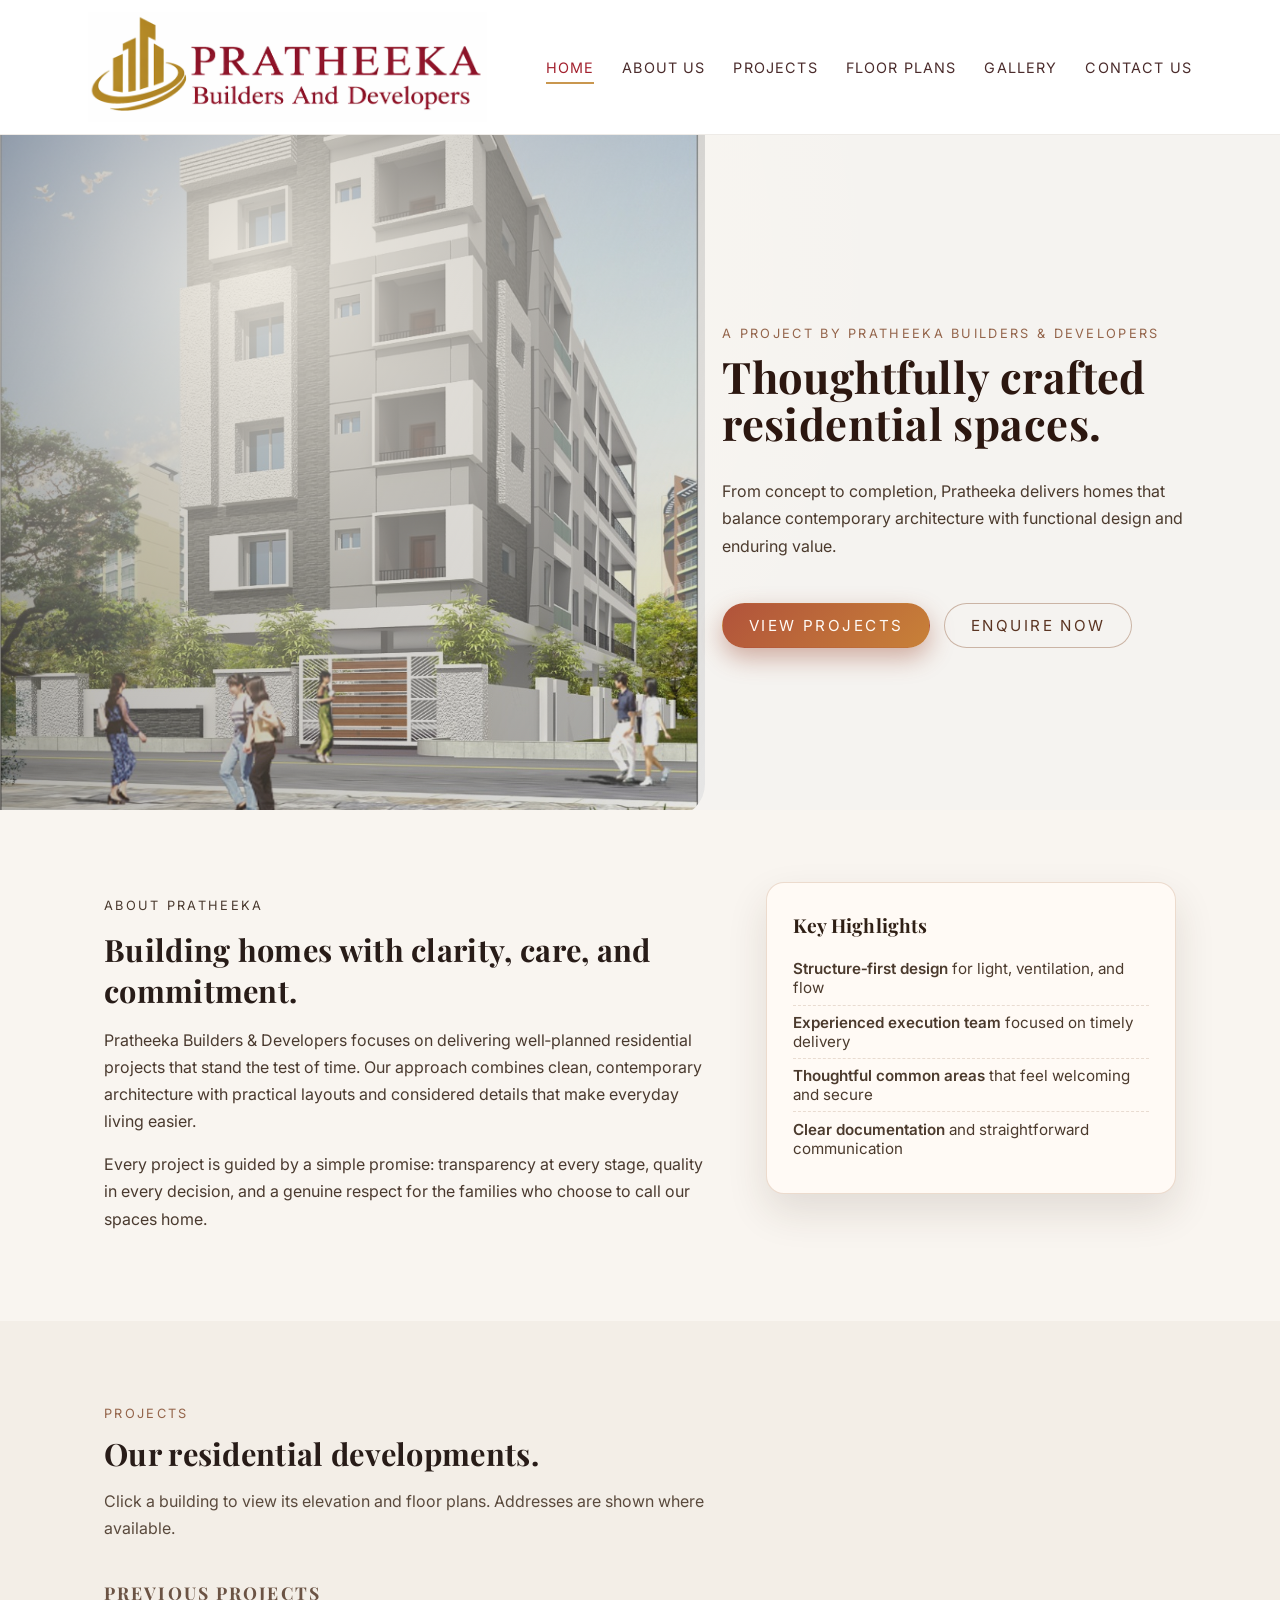
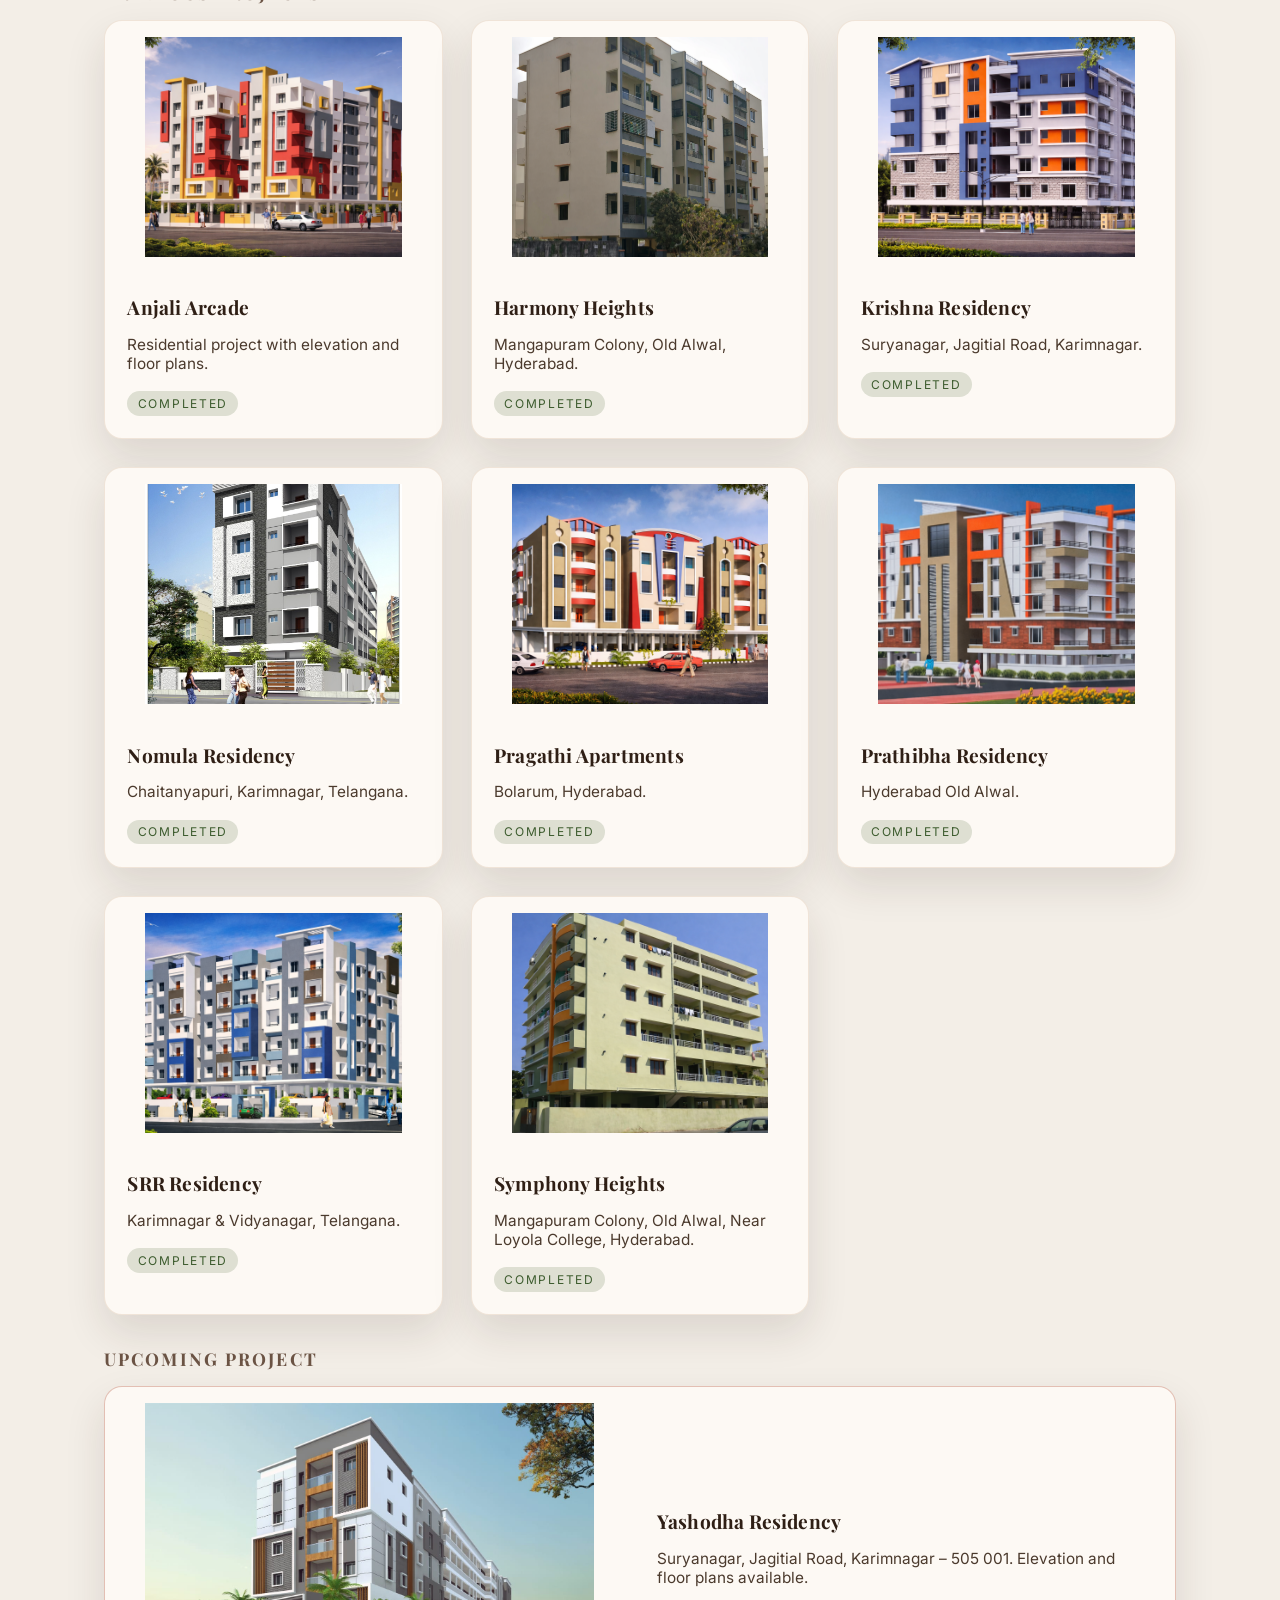
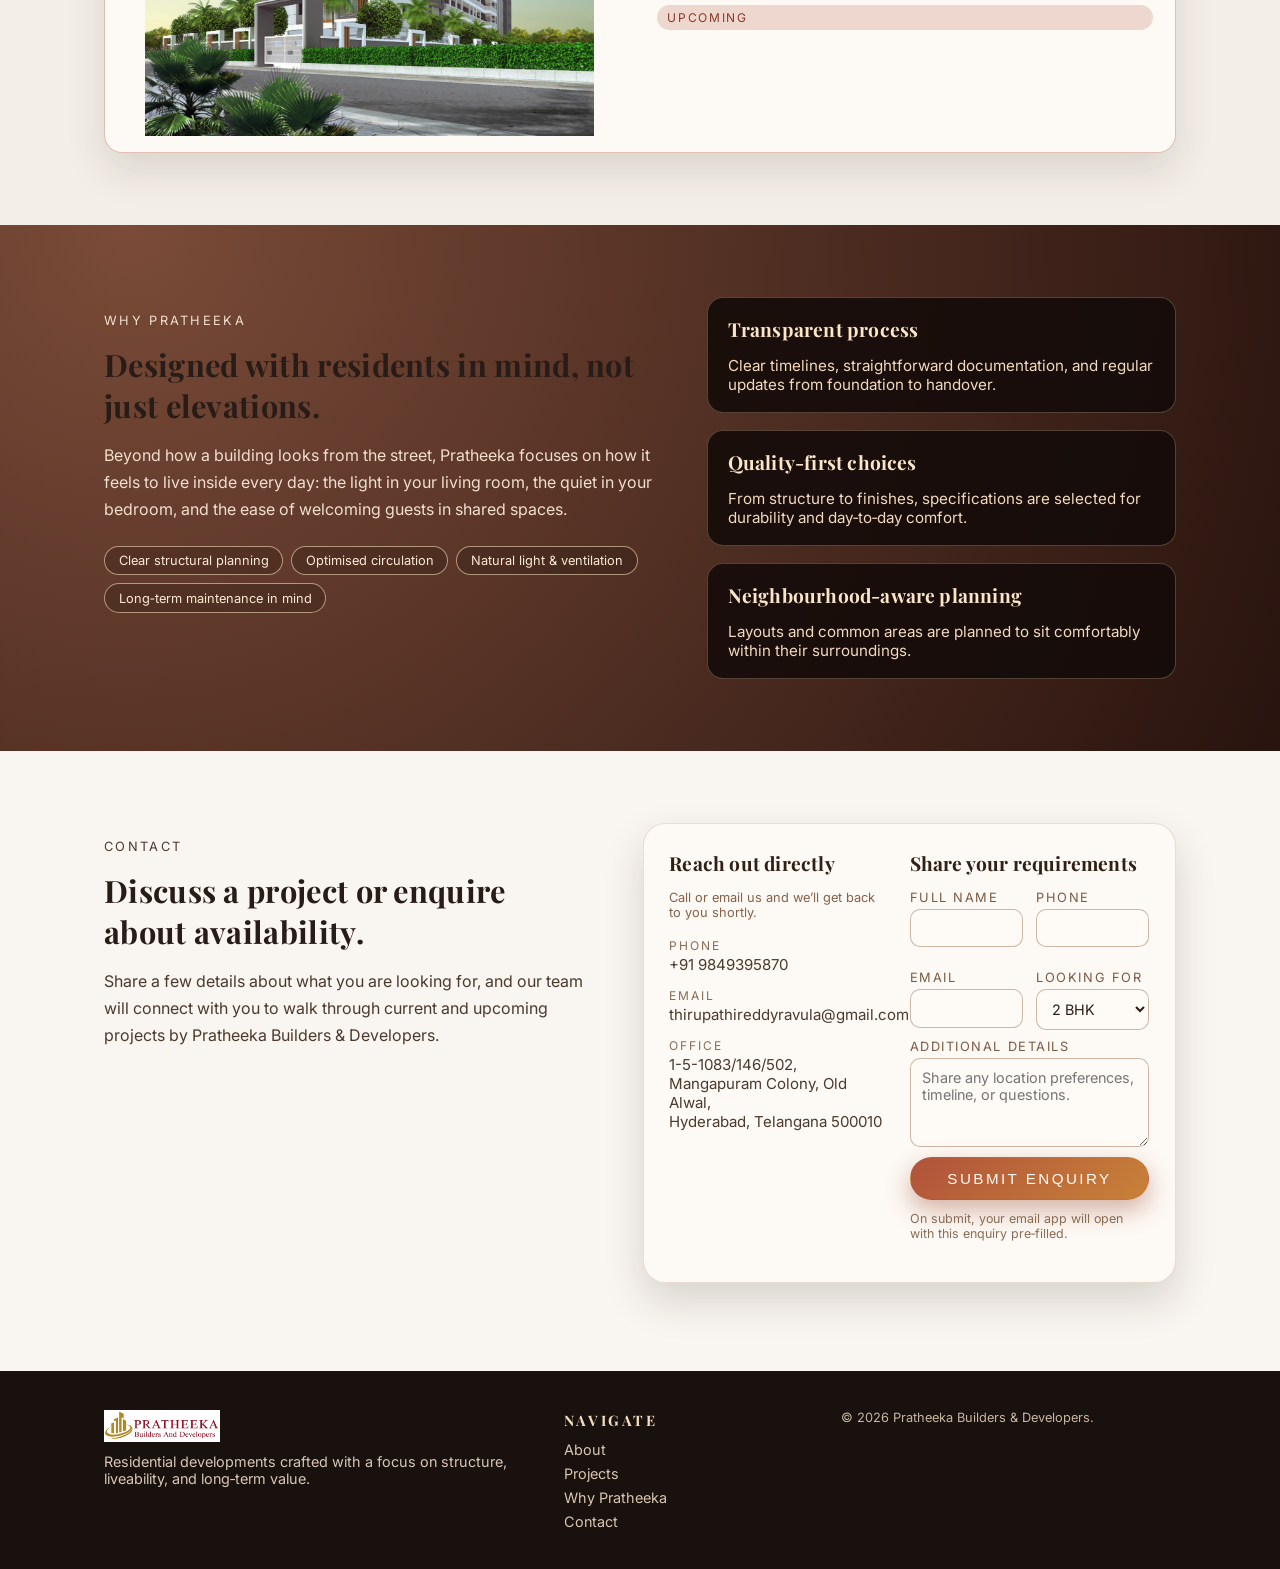
<file: index.html>
<!DOCTYPE html>
<html lang="en">
  <head>
    <meta charset="UTF-8" />
    <meta name="viewport" content="width=device-width, initial-scale=1" />
    <title>Pratheeka Builders &amp; Developers</title>
    <meta
      name="description"
      content="Pratheeka Builders and Developers – thoughtfully designed residential projects with a focus on quality, transparency, and timely delivery."
    />
    <link rel="preconnect" href="https://fonts.googleapis.com" />
    <link rel="preconnect" href="https://fonts.gstatic.com" crossorigin />
    <link
      href="https://fonts.googleapis.com/css2?family=Playfair+Display:wght@500;600;700&family=Inter:wght@300;400;500;600&display=swap"
      rel="stylesheet"
    />
    <link rel="stylesheet" href="styles.css" />
  </head>
  <body>
    <header class="site-header">
      <div class="container header-inner">
        <a href="index.html#top" class="brand">
          <img
            src="logo for pratheeka.png"
            alt="Pratheeka Builders and Developers Logo"
            class="brand-logo"
          />
        </a>
        <nav class="main-nav" aria-label="Primary">
          <button
            class="nav-toggle"
            aria-expanded="false"
            aria-controls="primary-navigation"
          >
            <span class="nav-toggle-line"></span>
            <span class="nav-toggle-line"></span>
          </button>
          <ul id="primary-navigation" class="nav-list">
            <li><a class="nav-link nav-link--active" href="index.html#top">Home</a></li>
            <li><a class="nav-link" href="index.html#about">About Us</a></li>
            <li><a class="nav-link" href="index.html#projects">Projects</a></li>
            <li><a class="nav-link" href="project.html?building=yashodha-residency#floor-plans">Floor Plans</a></li>
            <li><a class="nav-link" href="index.html#projects">Gallery</a></li>
            <li><a class="nav-link" href="index.html#contact">Contact Us</a></li>
          </ul>
        </nav>
      </div>
    </header>

    <main id="top">
      <section class="hero">
        <div class="hero-media">
          <div class="hero-image hero-image--primary"></div>
          <div class="hero-image hero-image--secondary"></div>
        </div>
        <div class="hero-overlay"></div>
        <div class="container hero-content">
          <p class="eyebrow">A project by Pratheeka Builders &amp; Developers</p>
          <h1>Thoughtfully crafted residential spaces.</h1>
          <p class="hero-subtitle">
            From concept to completion, Pratheeka delivers homes that balance
            contemporary architecture with functional design and enduring value.
          </p>
          <div class="hero-actions">
            <a href="#projects" class="btn btn-primary">View Projects</a>
            <a href="#contact" class="btn btn-ghost">Enquire Now</a>
          </div>
        </div>
      </section>

      <section id="about" class="section section--light">
        <div class="container split-layout">
          <div class="split-layout-main">
            <p class="eyebrow">About Pratheeka</p>
            <h2>Building homes with clarity, care, and commitment.</h2>
            <p>
              Pratheeka Builders &amp; Developers focuses on delivering
              well‑planned residential projects that stand the test of time. Our
              approach combines clean, contemporary architecture with practical
              layouts and considered details that make everyday living easier.
            </p>
            <p>
              Every project is guided by a simple promise: transparency at every
              stage, quality in every decision, and a genuine respect for the
              families who choose to call our spaces home.
            </p>
          </div>
          <aside class="split-layout-aside">
            <div class="stats-card">
              <h3>Key Highlights</h3>
              <ul>
                <li><span>Structure‑first design</span> for light, ventilation, and flow</li>
                <li><span>Experienced execution team</span> focused on timely delivery</li>
                <li><span>Thoughtful common areas</span> that feel welcoming and secure</li>
                <li><span>Clear documentation</span> and straightforward communication</li>
              </ul>
            </div>
          </aside>
        </div>
      </section>

      <section id="projects" class="section section--neutral">
        <div class="container">
          <header class="section-header">
            <p class="eyebrow">Projects</p>
            <h2>Our residential developments.</h2>
            <p class="section-intro">
              Click a building to view its elevation and floor plans. Addresses
              are shown where available.
            </p>
          </header>

          <h3 class="projects-subhead">Previous projects</h3>
          <div class="projects-grid">
            <a href="project.html?building=anjali-arcade" class="project-card project-card--link">
              <figure class="project-media">
                <img src="ANJALI ARCADE/ANJALI ARCADE ELEVATION.png" alt="Anjali Arcade elevation" loading="lazy" />
              </figure>
              <div class="project-body">
                <h3>Anjali Arcade</h3>
                <p>Residential project with elevation and floor plans.</p>
                <span class="project-status project-status--completed">Completed</span>
              </div>
            </a>
            <a href="project.html?building=harmony-heights" class="project-card project-card--link">
              <figure class="project-media">
                <img src="HARMONY HEIGHTS/HARMONY HEIGHTS ELEVATION.png" alt="Harmony Heights elevation" loading="lazy" />
              </figure>
              <div class="project-body">
                <h3>Harmony Heights</h3>
                <p>Mangapuram Colony, Old Alwal, Hyderabad.</p>
                <span class="project-status project-status--completed">Completed</span>
              </div>
            </a>
            <a href="project.html?building=krishna-residency" class="project-card project-card--link">
              <figure class="project-media">
                <img src="KRISHNA RESIDENCY/KRISHNA RESIDENCY ELVATION.png" alt="Krishna Residency elevation" loading="lazy" />
              </figure>
              <div class="project-body">
                <h3>Krishna Residency</h3>
                <p>Suryanagar, Jagitial Road, Karimnagar.</p>
                <span class="project-status project-status--completed">Completed</span>
              </div>
            </a>
            <a href="project.html?building=nomula-residency" class="project-card project-card--link">
              <figure class="project-media">
                <img src="NOMULA RESIDENCY/NOMUL RESIDENCY ELEVATION.jpg" alt="Nomula Residency elevation" loading="lazy" />
              </figure>
              <div class="project-body">
                <h3>Nomula Residency</h3>
                <p>Chaitanyapuri, Karimnagar, Telangana.</p>
                <span class="project-status project-status--completed">Completed</span>
              </div>
            </a>
            <a href="project.html?building=pragathi-apartments" class="project-card project-card--link">
              <figure class="project-media">
                <img src="PRAGATHI APARTMENTS/PRAGATHI APARTMENTS ELEVATION.png" alt="Pragathi Apartments elevation" loading="lazy" />
              </figure>
              <div class="project-body">
                <h3>Pragathi Apartments</h3>
                <p>Bolarum, Hyderabad.</p>
                <span class="project-status project-status--completed">Completed</span>
              </div>
            </a>
            <a href="project.html?building=prathibha-residency" class="project-card project-card--link">
              <figure class="project-media">
                <img src="PRATHIBHA RESIDENCY/PRATHIBHA BUILDING ELEVATION.png" alt="Prathibha Residency elevation" loading="lazy" />
              </figure>
              <div class="project-body">
                <h3>Prathibha Residency</h3>
                <p>Hyderabad Old Alwal.</p>
                <span class="project-status project-status--completed">Completed</span>
              </div>
            </a>
            <a href="project.html?building=srr-residency" class="project-card project-card--link">
              <figure class="project-media">
                <img src="SRR RESIDENCY/SRR residency ELEVATION.png" alt="SRR Residency elevation" loading="lazy" />
              </figure>
              <div class="project-body">
                <h3>SRR Residency</h3>
                <p>Karimnagar &amp; Vidyanagar, Telangana.</p>
                <span class="project-status project-status--completed">Completed</span>
              </div>
            </a>
            <a href="project.html?building=symphony-heights" class="project-card project-card--link">
              <figure class="project-media">
                <img src="SYMPHONY HEIGHTS/ChatGPT Image Mar 2, 2026, 05_12_27 PM.png" alt="Symphony Heights elevation" loading="lazy" />
              </figure>
              <div class="project-body">
                <h3>Symphony Heights</h3>
                <p>Mangapuram Colony, Old Alwal, Near Loyola College, Hyderabad.</p>
                <span class="project-status project-status--completed">Completed</span>
              </div>
            </a>
          </div>

          <h3 class="projects-subhead">Upcoming project</h3>
          <div class="projects-grid projects-grid--single">
            <a href="project.html?building=yashodha-residency" class="project-card project-card--link project-card--upcoming">
              <figure class="project-media">
                <img src="YASHODHA RESIDENCY UPCOMING/YASHODHA residency ELEVATION.jpg" alt="Yashodha Residency elevation" loading="lazy" />
              </figure>
              <div class="project-body">
                <h3>Yashodha Residency</h3>
                <p>Suryanagar, Jagitial Road, Karimnagar – 505 001. Elevation and floor plans available.</p>
                <span class="project-status project-status--upcoming">Upcoming</span>
              </div>
            </a>
          </div>
        </div>
      </section>

      <section id="why-us" class="section section--dark">
        <div class="container split-layout split-layout--reverse">
          <div class="split-layout-main">
            <p class="eyebrow eyebrow--muted">Why Pratheeka</p>
            <h2>Designed with residents in mind, not just elevations.</h2>
            <p>
              Beyond how a building looks from the street, Pratheeka focuses on
              how it feels to live inside every day: the light in your living
              room, the quiet in your bedroom, and the ease of welcoming guests
              in shared spaces.
            </p>
            <div class="pill-row">
              <span class="pill">Clear structural planning</span>
              <span class="pill">Optimised circulation</span>
              <span class="pill">Natural light &amp; ventilation</span>
              <span class="pill">Long‑term maintenance in mind</span>
            </div>
          </div>
          <aside class="split-layout-aside">
            <div class="feature-list">
              <article class="feature">
                <h3>Transparent process</h3>
                <p>
                  Clear timelines, straightforward documentation, and regular
                  updates from foundation to handover.
                </p>
              </article>
              <article class="feature">
                <h3>Quality‑first choices</h3>
                <p>
                  From structure to finishes, specifications are selected for
                  durability and day‑to‑day comfort.
                </p>
              </article>
              <article class="feature">
                <h3>Neighbourhood‑aware planning</h3>
                <p>
                  Layouts and common areas are planned to sit comfortably within
                  their surroundings.
                </p>
              </article>
            </div>
          </aside>
        </div>
      </section>

      <section id="contact" class="section section--light section--contact">
        <div class="container contact-layout">
          <div class="contact-copy">
            <p class="eyebrow">Contact</p>
            <h2>Discuss a project or enquire about availability.</h2>
            <p>
              Share a few details about what you are looking for, and our team
              will connect with you to walk through current and upcoming
              projects by Pratheeka Builders &amp; Developers.
            </p>
          </div>

          <div class="contact-card">
            <div class="contact-details">
              <h3>Reach out directly</h3>
              <p class="contact-note">
                Call or email us and we’ll get back to you shortly.
              </p>
              <ul>
                <li><span>Phone</span> <a href="tel:+919849395870">+91 9849395870</a></li>
                <li>
                  <span>Email</span>
                  <a href="mailto:thirupathireddyravula@gmail.com">
                    thirupathireddyravula@gmail.com
                  </a>
                </li>
                <li>
                  <span>Office</span>
                  <p class="contact-address">
                    1-5-1083/146/502, Mangapuram Colony, Old Alwal,<br />
                    Hyderabad, Telangana 500010
                  </p>
                </li>
              </ul>
            </div>

            <form class="contact-form" autocomplete="on">
              <h3>Share your requirements</h3>
              <div class="field-grid">
                <div class="field">
                  <label for="name">Full name</label>
                  <input id="name" name="name" type="text" required />
                </div>
                <div class="field">
                  <label for="phone">Phone</label>
                  <input id="phone" name="phone" type="tel" />
                </div>
                <div class="field">
                  <label for="email">Email</label>
                  <input id="email" name="email" type="email" />
                </div>
                <div class="field">
                  <label for="interest">Looking for</label>
                  <select id="interest" name="interest">
                    <option>2 BHK</option>
                    <option>3 BHK</option>
                    <option>Investment property</option>
                    <option>Joint development</option>
                    <option>Other</option>
                  </select>
                </div>
              </div>
              <div class="field">
                <label for="message">Additional details</label>
                <textarea
                  id="message"
                  name="message"
                  rows="4"
                  placeholder="Share any location preferences, timeline, or questions."
                ></textarea>
              </div>
              <button type="submit" class="btn btn-primary btn-full-width">
                Submit enquiry
              </button>
              <p class="form-footnote">
                On submit, your email app will open with this enquiry pre‑filled.
              </p>
            </form>
          </div>
        </div>
      </section>
    </main>

    <footer class="site-footer">
      <div class="container footer-inner">
        <div class="footer-brand">
          <img
            src="logo for pratheeka.png"
            alt="Pratheeka Builders and Developers logo"
            class="footer-logo"
          />
          <p>
            Residential developments crafted with a focus on structure,
            liveability, and long‑term value.
          </p>
        </div>
        <nav class="footer-nav" aria-label="Footer">
          <h3>Navigate</h3>
          <ul>
            <li><a href="index.html#about">About</a></li>
            <li><a href="index.html#projects">Projects</a></li>
            <li><a href="index.html#why-us">Why Pratheeka</a></li>
            <li><a href="index.html#contact">Contact</a></li>
          </ul>
        </nav>
        <div class="footer-meta">
          <p>&copy; <span id="year"></span> Pratheeka Builders &amp; Developers.</p>
        </div>
      </div>
    </footer>

    <script src="script.js"></script>
  </body>
</html>
</file>
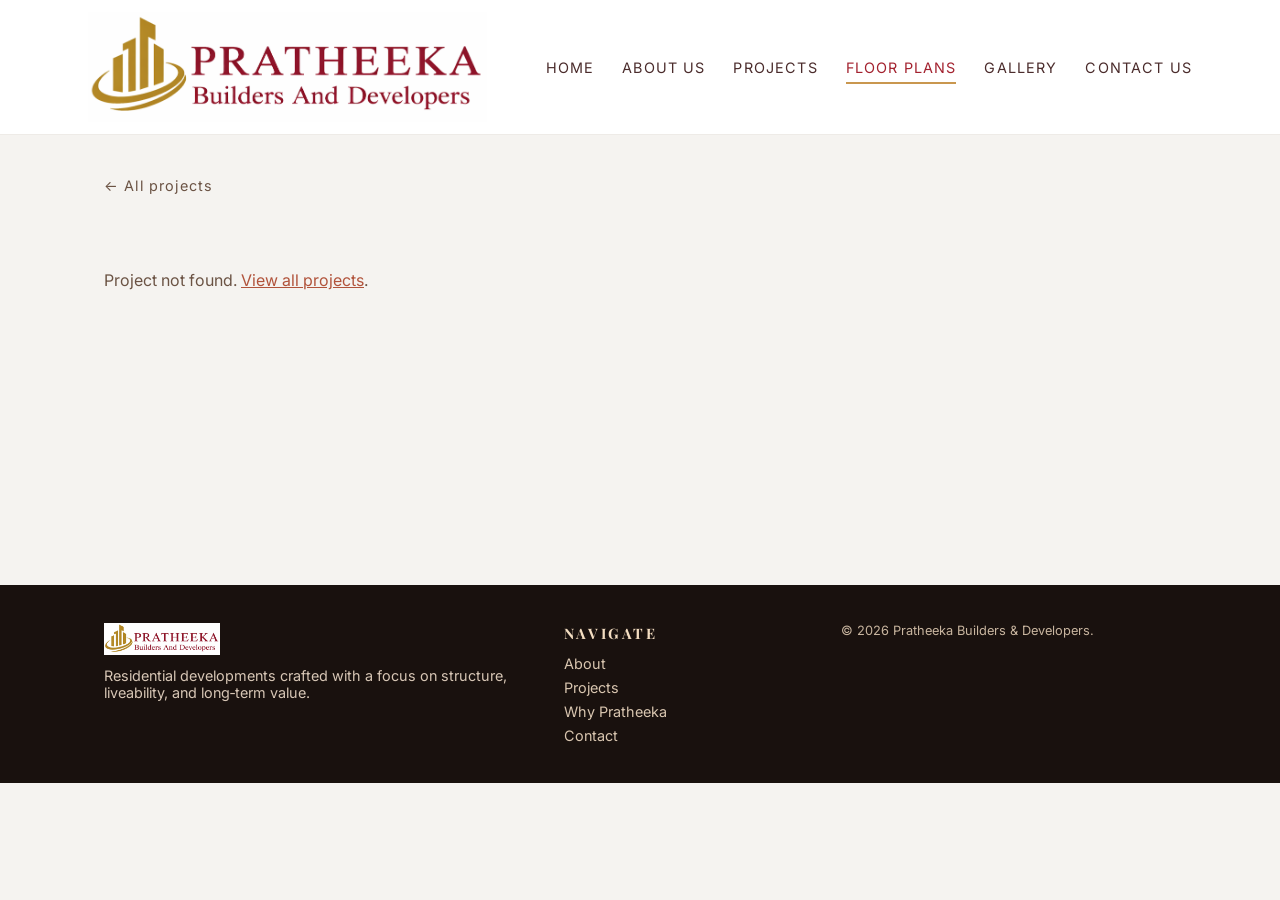
<file: project.html>
<!DOCTYPE html>
<html lang="en">
  <head>
    <meta charset="UTF-8" />
    <meta name="viewport" content="width=device-width, initial-scale=1" />
    <title>Project – Pratheeka Builders &amp; Developers</title>
    <link rel="preconnect" href="https://fonts.googleapis.com" />
    <link rel="preconnect" href="https://fonts.gstatic.com" crossorigin />
    <link
      href="https://fonts.googleapis.com/css2?family=Playfair+Display:wght@500;600;700&family=Inter:wght@300;400;500;600&display=swap"
      rel="stylesheet"
    />
    <link rel="stylesheet" href="styles.css" />
  </head>
  <body>
    <header class="site-header">
      <div class="container header-inner">
        <a href="index.html" class="brand">
          <img
            src="logo for pratheeka.png"
            alt="Pratheeka Builders and Developers Logo"
            class="brand-logo"
          />
        </a>
        <nav class="main-nav" aria-label="Primary">
          <button
            class="nav-toggle"
            aria-expanded="false"
            aria-controls="primary-navigation"
          >
            <span class="nav-toggle-line"></span>
            <span class="nav-toggle-line"></span>
          </button>
          <ul id="primary-navigation" class="nav-list">
            <li><a class="nav-link" href="index.html#top">Home</a></li>
            <li><a class="nav-link" href="index.html#about">About Us</a></li>
            <li><a class="nav-link" href="index.html#projects">Projects</a></li>
            <li><a class="nav-link nav-link--active" href="#floor-plans">Floor Plans</a></li>
            <li><a class="nav-link" href="index.html#projects">Gallery</a></li>
            <li><a class="nav-link" href="index.html#contact">Contact Us</a></li>
          </ul>
        </nav>
      </div>
    </header>

    <main class="project-page">
      <div class="container">
        <a href="index.html#projects" class="back-link">← All projects</a>
        <article id="project-content">
          <!-- Filled by script from project-data.js and URL ?building= -->
          <div class="project-loading">Loading…</div>
        </article>
      </div>
    </main>

    <footer class="site-footer">
      <div class="container footer-inner">
        <div class="footer-brand">
          <img
            src="logo for pratheeka.png"
            alt="Pratheeka Builders and Developers logo"
            class="footer-logo"
          />
          <p>
            Residential developments crafted with a focus on structure,
            liveability, and long‑term value.
          </p>
        </div>
        <nav class="footer-nav" aria-label="Footer">
          <h3>Navigate</h3>
          <ul>
            <li><a href="index.html#about">About</a></li>
            <li><a href="index.html#projects">Projects</a></li>
            <li><a href="index.html#why-us">Why Pratheeka</a></li>
            <li><a href="index.html#contact">Contact</a></li>
          </ul>
        </nav>
        <div class="footer-meta">
          <p>&copy; <span id="year"></span> Pratheeka Builders &amp; Developers.</p>
        </div>
      </div>
    </footer>

    <script src="project-data.js"></script>
    <script>
      (function () {
        var params = new URLSearchParams(window.location.search);
        var slug = params.get("building") || "";
        var buildings = window.PRATHEEKA_BUILDINGS;
        var content = document.getElementById("project-content");

        if (!buildings || !slug || !buildings[slug]) {
          content.innerHTML =
            '<p class="project-error">Project not found. <a href="index.html#projects">View all projects</a>.</p>';
          return;
        }

        var b = buildings[slug];
        var folder = encodeURIComponent(b.folder);
        var elevationPath = folder + "/" + encodeURIComponent(b.elevation);

        var html = "";

        html += '<header class="project-detail-header">';
        html += '<p class="eyebrow">' + (b.status === "upcoming" ? "Upcoming project" : "Completed project") + "</p>";
        html += "<h1>" + escapeHtml(b.name) + "</h1>";
        if (b.address) {
          html += '<p class="project-address"><strong>Address:</strong> ' + escapeHtml(b.address) + "</p>";
        }
        if (b.brochure) {
          var brochurePath = folder + "/" + encodeURIComponent(b.brochure);
          html += '<p class="project-brochure"><a href="' + brochurePath + '" class="btn btn-primary btn-brochure" download>Download brochure (PDF)</a></p>';
        }
        html += "</header>";

        html += '<figure class="project-elevation">';
        html += '<img src="' + elevationPath + '" alt="' + escapeHtml(b.name) + ' – Building elevation" loading="eager" />';
        html += "<figcaption>Building elevation</figcaption>";
        html += "</figure>";

        if (b.floorPlans && b.floorPlans.length > 0) {
          html += '<section class="project-floor-plans" id="floor-plans">';
          html += "<h2>Floor plans</h2>";
          html += '<div class="floor-plans-grid">';
          for (var i = 0; i < b.floorPlans.length; i++) {
            var fp = b.floorPlans[i];
            var fpPath = folder + "/" + encodeURIComponent(fp);
            html += '<figure class="floor-plan-fig">';
            html += '<img src="' + fpPath + '" alt="' + escapeHtml(fp) + '" loading="lazy" />';
            html += "<figcaption>" + escapeHtml(fp.replace(/\.[^.]+$/, "")) + "</figcaption>";
            html += "</figure>";
          }
          html += "</div>";
          html += "</section>";
        }

        content.innerHTML = html;

        var yearEl = document.getElementById("year");
        if (yearEl) yearEl.textContent = new Date().getFullYear();

        function escapeHtml(s) {
          var div = document.createElement("div");
          div.textContent = s;
          return div.innerHTML;
        }
      })();
    </script>
    <script src="script.js"></script>
  </body>
</html>
</file>
<file: styles.css>
*,
*::before,
*::after {
  box-sizing: border-box;
}

html {
  scroll-behavior: smooth;
}

body {
  margin: 0;
  font-family: "Inter", system-ui, -apple-system, BlinkMacSystemFont, "Segoe UI",
    sans-serif;
  color: #1f2933;
  background-color: #f5f3f0;
  -webkit-font-smoothing: antialiased;
}

img {
  max-width: 100%;
  display: block;
}

a {
  color: inherit;
  text-decoration: none;
}

.container {
  width: 100%;
  max-width: 1120px;
  margin: 0 auto;
  padding: 0 1.5rem;
}

.site-header {
  position: sticky;
  top: 0;
  z-index: 20;
  background: #ffffff;
  border-bottom: 1px solid rgba(148, 132, 109, 0.16);
}

.header-inner {
  display: flex;
  align-items: center;
  justify-content: space-between;
  padding: 0.75rem 0.5rem;
}

.brand-logo {
  height: 110px;
  width: auto;
}

.main-nav {
  display: flex;
  align-items: center;
  gap: 2rem;
}

.nav-list {
  list-style: none;
  display: flex;
  gap: 1.75rem;
  padding: 0;
  margin: 0;
}

.nav-list a {
  font-size: 0.9rem;
  letter-spacing: 0.08em;
  text-transform: uppercase;
  color: #4b2c2c;
  padding-bottom: 0.4rem;
  border-bottom: 2px solid transparent;
  transition: border-color 0.18s ease, color 0.18s ease;
}

.nav-list a:hover,
.nav-list a:focus-visible,
.nav-list a.nav-link--active {
  border-color: #c9974f;
  color: #a3222f;
}

.nav-toggle {
  display: none;
  background: transparent;
  border: none;
  padding: 0.4rem;
  cursor: pointer;
}

.nav-toggle-line {
  width: 22px;
  height: 2px;
  background: #4b2c2c;
  border-radius: 999px;
  display: block;
  + .nav-toggle-line {
    margin-top: 5px;
  }
}

.hero {
  position: relative;
  min-height: 75vh;
  display: grid;
  grid-template-columns: minmax(0, 1.2fr) minmax(0, 1fr);
  color: #16161d;
  overflow: hidden;
  background: #f5f3f0;
}

.hero-media {
  position: relative;
  height: 100%;
}

.hero-image {
  position: absolute;
  inset: 0;
  background-size: cover;
  background-position: center;
  border-radius: 0 0 32px 0;
  transform-origin: center;
}

.hero-image--primary {
  background-image: linear-gradient(
      115deg,
      rgba(20, 17, 13, 0.5),
      rgba(20, 17, 13, 0.1)
    ),
    url("NOMULA RESIDENCY/NOMUL RESIDENCY ELEVATION.jpg");
  transform: scale(1.02);
}

.hero-image--secondary {
  background-image: url("SRR RESIDENCY/SRR residency ELEVATION.png");
  opacity: 0.0;
}

.hero-overlay {
  position: absolute;
  inset: 0;
  background: radial-gradient(
    circle at 20% 20%,
    rgba(255, 250, 240, 0.8),
    transparent 55%
  );
  pointer-events: none;
}

.hero-content {
  position: relative;
  padding: 5.5rem 1.5rem 4.5rem;
  display: flex;
  flex-direction: column;
  justify-content: center;
}

.eyebrow {
  font-size: 0.8rem;
  letter-spacing: 0.18em;
  text-transform: uppercase;
  color: #94654b;
  margin-bottom: 0.75rem;
}

.eyebrow--muted {
  color: #f3e2d1;
}

h1,
h2,
h3 {
  font-family: "Playfair Display", "Times New Roman", serif;
  margin: 0 0 0.9rem;
  letter-spacing: 0.01em;
}

h1 {
  font-size: clamp(2.4rem, 3.4vw, 3.2rem);
  line-height: 1.09;
  color: #2c1710;
}

h2 {
  font-size: clamp(1.8rem, 2.4vw, 2.2rem);
  color: #281c18;
}

h3 {
  font-size: 1.2rem;
  color: #2f1f15;
}

.hero-subtitle {
  max-width: 30rem;
  font-size: 1rem;
  line-height: 1.7;
  color: #4b3a2d;
}

.hero-actions {
  margin-top: 1.7rem;
  display: flex;
  flex-wrap: wrap;
  gap: 0.9rem;
}

.btn {
  display: inline-flex;
  align-items: center;
  justify-content: center;
  border-radius: 999px;
  padding: 0.75rem 1.6rem;
  font-size: 0.95rem;
  border: 1px solid transparent;
  cursor: pointer;
  transition: background 0.18s ease, color 0.18s ease,
    border-color 0.18s ease, box-shadow 0.18s ease, transform 0.12s ease;
  text-transform: uppercase;
  letter-spacing: 0.16em;
}

.btn-primary {
  background: linear-gradient(135deg, #b1533b, #c88138);
  color: #fffaf5;
  box-shadow: 0 10px 25px rgba(153, 67, 42, 0.4);
}

.btn-primary:hover,
.btn-primary:focus-visible {
  transform: translateY(-1px);
  box-shadow: 0 15px 30px rgba(153, 67, 42, 0.46);
}

.btn-ghost {
  background: rgba(245, 243, 240, 0.4);
  border-color: rgba(176, 139, 115, 0.6);
  color: #5b3523;
}

.btn-ghost:hover,
.btn-ghost:focus-visible {
  background: rgba(245, 243, 240, 0.9);
}

.btn-full-width {
  width: 100%;
}

.section {
  padding: 4.5rem 0;
}

.section--light {
  background: #f9f5f0;
}

.section--neutral {
  background: #f3eee7;
}

.section--dark {
  background: radial-gradient(circle at 10% 0%, #7a4b38, #28130e);
  color: #fdf7f1;
}

.section--contact {
  padding-bottom: 5.5rem;
}

.section-header {
  max-width: 40rem;
  margin-bottom: 2.4rem;
}

.section-intro {
  margin: 0;
  color: #5a4a3d;
  line-height: 1.7;
}

.split-layout {
  display: grid;
  grid-template-columns: minmax(0, 1.5fr) minmax(0, 1fr);
  gap: 3rem;
  align-items: flex-start;
}

.split-layout--reverse {
  grid-template-columns: minmax(0, 1.3fr) minmax(0, 1.1fr);
}

.split-layout-main p {
  line-height: 1.7;
  color: #4a3a2f;
}

.section--dark .split-layout-main p {
  color: #f1dfce;
}

.split-layout-aside {
  align-self: stretch;
}

.stats-card {
  background: #fffaf5;
  border-radius: 18px;
  padding: 1.8rem 1.6rem;
  border: 1px solid rgba(179, 126, 85, 0.25);
  box-shadow: 0 18px 40px rgba(59, 40, 22, 0.12);
}

.stats-card h3 {
  margin-bottom: 0.9rem;
}

.stats-card ul {
  list-style: none;
  padding: 0;
  margin: 0;
}

.stats-card li {
  font-size: 0.95rem;
  color: #4b3a2d;
  padding: 0.45rem 0;
  border-bottom: 1px dashed rgba(176, 139, 115, 0.28);
}

.stats-card li:last-child {
  border-bottom: none;
}

.stats-card span {
  font-weight: 600;
}

.projects-grid {
  display: grid;
  grid-template-columns: repeat(3, minmax(0, 1fr));
  gap: 1.75rem;
}

.project-card {
  background: #fdf9f4;
  border-radius: 18px;
  overflow: hidden;
  border: 1px solid rgba(179, 131, 91, 0.18);
  display: flex;
  flex-direction: column;
  min-height: 100%;
  box-shadow: 0 18px 40px rgba(46, 35, 25, 0.12);
  transition: transform 0.14s ease, box-shadow 0.14s ease,
    border-color 0.14s ease;
}

.project-card:hover {
  transform: translateY(-3px);
  box-shadow: 0 26px 55px rgba(37, 26, 18, 0.2);
  border-color: rgba(153, 89, 55, 0.65);
}

.project-media img {
  height: 220px;
  width: 100%;
  object-fit: cover;
}

.project-body {
  padding: 1.35rem 1.4rem 1.4rem;
}

.project-body p {
  margin: 0 0 0.9rem;
  font-size: 0.96rem;
  color: #4b3a2d;
}

.project-meta {
  display: grid;
  grid-template-columns: repeat(2, minmax(0, 1fr));
  gap: 0.75rem;
  margin: 0;
}

.project-meta dt {
  font-size: 0.75rem;
  text-transform: uppercase;
  letter-spacing: 0.15em;
  color: #8a6c54;
}

.project-meta dd {
  margin: 0.1rem 0 0;
  font-size: 0.9rem;
  color: #2f1f15;
}

.projects-subhead {
  font-size: 1.1rem;
  text-transform: uppercase;
  letter-spacing: 0.12em;
  color: #6b5344;
  margin: 2rem 0 1rem;
}
.projects-subhead:first-of-type {
  margin-top: 0;
}

.project-status {
  display: inline-block;
  font-size: 0.75rem;
  text-transform: uppercase;
  letter-spacing: 0.14em;
  padding: 0.3rem 0.65rem;
  border-radius: 999px;
  margin-top: 0.25rem;
}
.project-status--completed {
  background: rgba(94, 120, 78, 0.2);
  color: #3d5c2e;
}
.project-status--upcoming {
  background: rgba(177, 83, 59, 0.2);
  color: #8b3a28;
}

.project-card--link {
  color: inherit;
  cursor: pointer;
}
.project-card--link:hover {
  color: inherit;
}
.project-card--upcoming {
  border-color: rgba(177, 83, 59, 0.35);
}

.projects-grid--single {
  grid-template-columns: minmax(0, 1fr);
  max-width: none;
  width: 100%;
}

.pill-row {
  display: flex;
  flex-wrap: wrap;
  gap: 0.5rem;
  margin-top: 1.4rem;
}

@media (min-width: 960px) {
  .project-card--upcoming {
    flex-direction: row;
  }

  .project-card--upcoming .project-media {
    flex: 0 0 42%;
  }

  .project-card--upcoming .project-media img {
    height: 100%;
    min-height: 280px;
  }

  .project-card--upcoming .project-body {
    display: flex;
    flex-direction: column;
    justify-content: center;
  }
}

.pill {
  font-size: 0.8rem;
  padding: 0.4rem 0.85rem;
  border-radius: 999px;
  border: 1px solid rgba(246, 220, 191, 0.6);
  background: rgba(19, 10, 7, 0.2);
  color: #fbe8d3;
}

.feature-list {
  display: grid;
  gap: 1.1rem;
}

.feature {
  background: rgba(21, 12, 9, 0.9);
  border-radius: 16px;
  padding: 1.1rem 1.25rem;
  border: 1px solid rgba(239, 205, 169, 0.28);
}

.feature h3 {
  color: #fbe5c9;
}

.feature p {
  margin: 0;
  font-size: 0.95rem;
  color: #f3d9be;
}

.contact-layout {
  display: grid;
  grid-template-columns: minmax(0, 1.15fr) minmax(0, 1.25fr);
  gap: 3rem;
  align-items: flex-start;
}

.contact-copy p {
  color: #4b3a2d;
  line-height: 1.7;
}

.contact-card {
  background: #fdf9f4;
  border-radius: 22px;
  padding: 1.6rem 1.6rem 1.8rem;
  border: 1px solid rgba(179, 131, 91, 0.25);
  box-shadow: 0 18px 40px rgba(46, 35, 25, 0.16);
  display: grid;
  grid-template-columns: minmax(0, 1fr) minmax(0, 1.1fr);
  gap: 1.4rem;
}

.contact-details ul {
  list-style: none;
  margin: 0;
  padding: 0;
}

.contact-details li {
  margin-bottom: 0.85rem;
  font-size: 0.94rem;
  color: #4b3a2d;
}

.contact-details span {
  display: block;
  font-size: 0.75rem;
  text-transform: uppercase;
  letter-spacing: 0.16em;
  color: #8a6c54;
  margin-bottom: 0.15rem;
}

.contact-address {
  margin: 0.1rem 0 0;
}

.contact-note {
  font-size: 0.8rem;
  color: #84624b;
  margin-top: 0;
  margin-bottom: 1.1rem;
}

.contact-form h3 {
  margin-bottom: 0.9rem;
}

.field-grid {
  display: grid;
  grid-template-columns: repeat(2, minmax(0, 1fr));
  gap: 0.85rem;
}

.field {
  display: flex;
  flex-direction: column;
  gap: 0.25rem;
  margin-bottom: 0.6rem;
}

.field label {
  font-size: 0.8rem;
  letter-spacing: 0.12em;
  text-transform: uppercase;
  color: #7b5a43;
}

.field input,
.field select,
.field textarea {
  border-radius: 10px;
  border: 1px solid rgba(176, 139, 115, 0.6);
  padding: 0.6rem 0.7rem;
  font-size: 0.9rem;
  font-family: inherit;
  background: #fefbf7;
  color: #2c1c13;
  outline: none;
  transition: border-color 0.15s ease, box-shadow 0.15s ease,
    background 0.15s ease;
}

.field textarea {
  resize: vertical;
}

.field input:focus-visible,
.field select:focus-visible,
.field textarea:focus-visible {
  border-color: #c47e43;
  box-shadow: 0 0 0 1px rgba(196, 126, 67, 0.35);
  background: #fff;
}

.form-footnote {
  font-size: 0.78rem;
  color: #8a6c54;
  margin-top: 0.7rem;
}

.site-footer {
  background: #19110e;
  color: #f1e1cf;
  padding: 2.4rem 0 2.1rem;
}

.footer-inner {
  display: grid;
  grid-template-columns: minmax(0, 1.4fr) minmax(0, 0.8fr) minmax(
      0,
      1.1fr
    );
  gap: 2.1rem;
  align-items: flex-start;
}

.footer-logo {
  height: 32px;
  width: auto;
  margin-bottom: 0.7rem;
}

.footer-brand p {
  margin: 0;
  font-size: 0.9rem;
  color: #d7c6b5;
}

.footer-nav h3 {
  font-size: 0.9rem;
  text-transform: uppercase;
  letter-spacing: 0.18em;
  margin-bottom: 0.6rem;
  color: #f3ddc1;
}

.footer-nav ul {
  list-style: none;
  padding: 0;
  margin: 0;
}

.footer-nav li {
  margin-bottom: 0.25rem;
}

.footer-nav a {
  font-size: 0.9rem;
  color: #d9c6b0;
}

.footer-nav a:hover {
  color: #f3ddc1;
}

.footer-meta p {
  margin: 0 0 0.25rem;
  font-size: 0.8rem;
  color: #c8b59f;
}

.footer-note {
  color: #a8927c;
}

@media (max-width: 960px) {
  .hero {
    grid-template-columns: minmax(0, 1fr);
  }

  .hero-media {
    position: absolute;
    inset: 0;
    opacity: 0.26;
  }

  .hero-content {
    padding-top: 5rem;
    padding-bottom: 4.2rem;
  }

  .split-layout,
  .split-layout--reverse,
  .contact-layout {
    grid-template-columns: minmax(0, 1fr);
  }

  .split-layout-aside,
  .contact-card {
    margin-top: 1.4rem;
  }

  .projects-grid {
    grid-template-columns: repeat(2, minmax(0, 1fr));
  }

  .contact-card {
    grid-template-columns: minmax(0, 1fr);
  }

  .footer-inner {
    grid-template-columns: minmax(0, 1.4fr) minmax(0, 1fr);
  }
}

@media (max-width: 720px) {
  .header-inner {
    padding-inline: 0.25rem;
  }

  .brand-logo {
    height: 56px;
  }

  .nav-toggle {
    display: inline-flex;
    flex-direction: column;
    justify-content: center;
  }

  .nav-list {
    position: absolute;
    inset-inline: 0;
    top: 100%;
    padding: 0.75rem 1.5rem 1rem;
    background: rgba(245, 243, 240, 0.98);
    flex-direction: column;
    border-bottom: 1px solid rgba(148, 132, 109, 0.25);
    transform-origin: top;
    transform: scaleY(0.9);
    opacity: 0;
    pointer-events: none;
    transition: opacity 0.18s ease, transform 0.18s ease;
  }

  .nav-list.is-open {
    opacity: 1;
    transform: scaleY(1);
    pointer-events: auto;
  }

  .hero-content {
    padding-inline: 1.25rem;
  }

  .section {
    padding: 3.3rem 0;
  }

  .projects-grid {
    grid-template-columns: minmax(0, 1fr);
  }

  .footer-inner {
    grid-template-columns: minmax(0, 1fr);
  }
}

/* Project detail page */
.project-page {
  padding: 2.5rem 0 4rem;
  min-height: 50vh;
}

.back-link {
  display: inline-block;
  font-size: 0.9rem;
  letter-spacing: 0.08em;
  color: #6b5344;
  margin-bottom: 1.5rem;
  padding-bottom: 0.2rem;
  border-bottom: 1px solid transparent;
  transition: border-color 0.18s ease, color 0.18s ease;
}
.back-link:hover {
  color: #b1533b;
  border-color: #b1533b;
}

.project-detail-header {
  margin-bottom: 2rem;
}
.project-detail-header .eyebrow {
  margin-bottom: 0.5rem;
}
.project-address {
  margin: 0.75rem 0 0;
  font-size: 1rem;
  color: #5a4a3d;
  line-height: 1.6;
}

.project-brochure {
  margin: 1rem 0 0;
}
.project-brochure .btn-brochure {
  display: inline-flex;
  align-items: center;
  gap: 0.4rem;
}

.project-elevation {
  margin: 0 0 2.5rem;
  border-radius: 18px;
  overflow: hidden;
  box-shadow: 0 18px 50px rgba(46, 35, 25, 0.18);
}
.project-elevation img {
  width: 100%;
  height: auto;
  display: block;
}
.project-elevation figcaption {
  font-size: 0.8rem;
  text-transform: uppercase;
  letter-spacing: 0.14em;
  color: #8a6c54;
  padding: 0.6rem 0 0;
}

.project-floor-plans {
  margin-top: 2.5rem;
}
.project-floor-plans h2 {
  font-size: 1.35rem;
  margin-bottom: 1.25rem;
}
.floor-plans-grid {
  display: grid;
  grid-template-columns: repeat(auto-fill, minmax(280px, 1fr));
  gap: 1.5rem;
}
.floor-plan-fig {
  margin: 0;
  border-radius: 14px;
  overflow: hidden;
  border: 1px solid rgba(179, 131, 91, 0.2);
  background: #fdf9f4;
}
.floor-plan-fig img {
  width: 100%;
  height: auto;
  display: block;
}
.floor-plan-fig figcaption {
  font-size: 0.8rem;
  color: #6b5344;
  padding: 0.5rem 0.75rem;
}

.project-loading,
.project-error {
  padding: 2rem 0;
  color: #6b5344;
}
.project-error a {
  color: #b1533b;
  text-decoration: underline;
}
</file>
